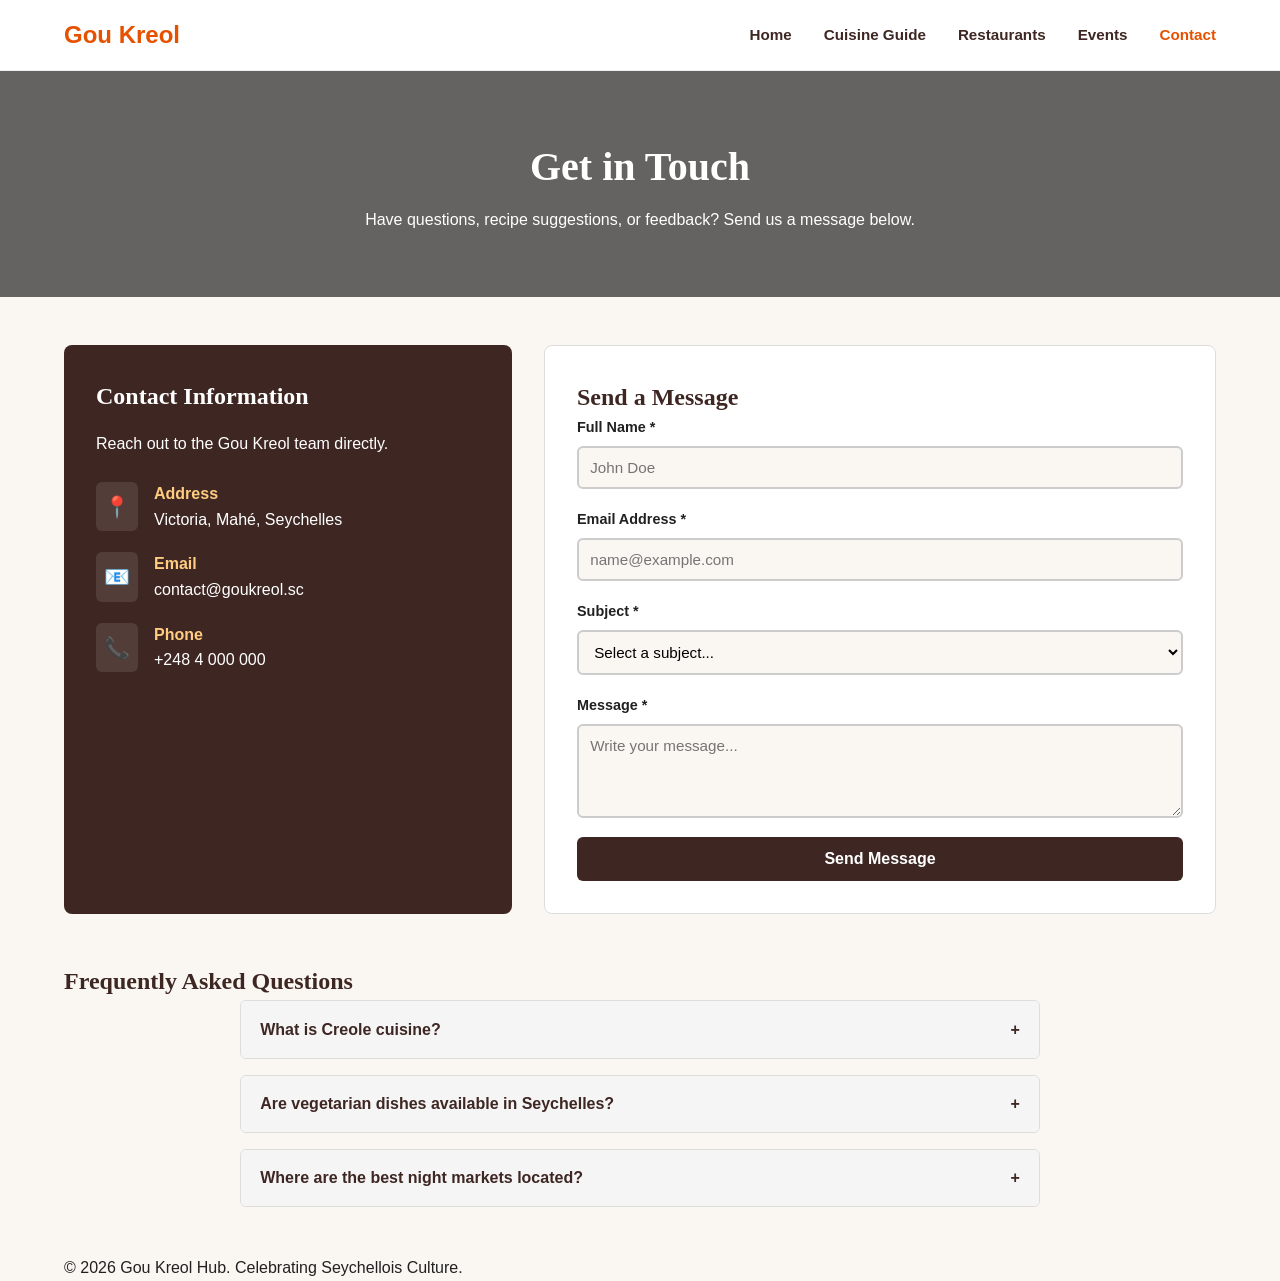
<file: contact.html>
<!DOCTYPE html>
<html lang="en">
<head>
  <meta charset="UTF-8">
  <meta name="viewport" content="width=device-width, initial-scale=1.0">
  <title>Contact Us | Gou Kreol Hub</title>
  <link rel="stylesheet" href="./css/main.css">
  <link rel="stylesheet" href="./css/contact.css">
</head>
<body>

  <!-- NAVBAR -->
  <header class="navbar">
    <div class="container nav-container">
      <a href="index.html" class="logo">Gou Kreol</a>
      <ul class="nav-menu">
        <li><a href="index.html" class="nav-link">Home</a></li>
        <li><a href="menu.html" class="nav-link">Cuisine Guide</a></li>
        <li><a href="locations.html" class="nav-link">Restaurants</a></li>
        <li><a href="events.html" class="nav-link">Events</a></li>
        <li><a href="contact.html" class="nav-link active">Contact</a></li>
      </ul>
      <div class="hamburger">
        <span class="bar"></span>
        <span class="bar"></span>
        <span class="bar"></span>
      </div>
    </div>
  </header>

  <!-- PAGE HEADER -->
  <section class="page-header">
    <div class="container">
      <h1 style="color: white;">Get in Touch</h1>
      <p>Have questions, recipe suggestions, or feedback? Send us a message below.</p>
    </div>
  </section>

  <!-- CONTACT & FAQ SECTION -->
  <main class="container">
    <div class="contact-wrapper">
      
      <!-- CONTACT INFO -->
      <div class="contact-info">
        <h2>Contact Information</h2>
        <p>Reach out to the Gou Kreol team directly.</p>
        
        <div class="info-list">

          <div class="info-item">
            <span class="icon">📍</span>
            <div>
              <strong>Address</strong>
              <p>Victoria, Mahé, Seychelles</p>
            </div>
          </div>

          <div class="info-item">
            <span class="icon">📧</span>
            <div>
              <strong>Email</strong>
              <p>contact@goukreol.sc</p>
            </div>
          </div>

          <div class="info-item">
            <span class="icon">📞</span>
            <div>
              <strong>Phone</strong>
              <p>+248 4 000 000</p>
            </div>
          </div>

        </div>
      </div>

      <!-- FORM CARD -->
      <div class="contact-form-card">
        <h2>Send a Message</h2>
        <div id="form-alert" class="alert-box"></div>

        <form id="contactForm" novalidate>

          <div class="form-group">
            <label for="fullName">Full Name *</label>
            <input type="text" id="fullName" class="form-control" placeholder="John Doe">
            <span class="error-msg">Please enter your name.</span>
          </div>

          <div class="form-group">
            <label for="email">Email Address *</label>
            <input type="email" id="email" class="form-control" placeholder="name@example.com">
            <span class="error-msg">Please enter a valid email.</span>
          </div>

          <div class="form-group">
            <label for="subject">Subject *</label>
            <select id="subject" class="form-control">
              <option value="">Select a subject...</option>
              <option value="general">General Inquiry</option>
              <option value="recipe">Submit a Recipe</option>
              <option value="feedback">Feedback</option>
            </select>
            <span class="error-msg">Please select a subject.</span>
          </div>

          <div class="form-group">
            <label for="message">Message *</label>
            <textarea id="message" rows="4" class="form-control" placeholder="Write your message..."></textarea>
            <span class="error-msg">Message must be at least 10 characters.</span>
          </div>

          <button type="submit" class="btn-submit">Send Message</button>
        </form>
      </div>

    </div>

    <!-- FAQ ACCORDION -->
    <section class="faq-section">
      <h2 class="section-title">Frequently Asked Questions</h2>
      
      <div class="faq-accordion">
        
        <div class="faq-item">
          <button class="faq-question">What is Creole cuisine? <span class="faq-icon">+</span></button>
          <div class="faq-answer">
            <p>Creole cuisine combines African, French, Indian, and Asian influences using coconut milk, fresh fish, and fragrant spices like turmeric and ginger.</p>
          </div>
        </div>

        <div class="faq-item">
          <button class="faq-question">Are vegetarian dishes available in Seychelles? <span class="faq-icon">+</span></button>
          <div class="faq-answer">
            <p>Yes! Vegetable curries, fried breadfruit, lentils, and papaya salads are popular vegetarian-friendly options.</p>
          </div>
        </div>

        <div class="faq-item">
          <button class="faq-question">Where are the best night markets located? <span class="faq-icon">+</span></button>
          <div class="faq-answer">
            <p>The Bazar Labrin night market at Beau Vallon Beach every Wednesday is the most famous spot for food and local music.</p>
          </div>
        </div>

      </div>
    </section>
  </main>

  <!-- FOOTER -->
  <footer>
    <div class="container">
      <p>&copy; 2026 Gou Kreol Hub. Celebrating Seychellois Culture.</p>
    </div>
  </footer>

  <script src="https://code.jquery.com/jquery-3.7.1.min.js"></script>
  <script src="./js/main.js"></script>
  <script src="./js/contact.js"></script>
</body>
</html>
</file>
<file: css/main.css>
/* GLOBAL STYLES & RESET */
* {
  margin: 0;
  padding: 0;
  box-sizing: border-box;
  font-family: 'Segoe UI', Tahoma, Geneva, Verdana, sans-serif;
}

body {
  background-color: #faf7f2;
  color: #212121;
  line-height: 1.6;
}

h1, h2, h3 {
  font-family: Georgia, serif;
  color: #3e2723;
}

a {
  text-decoration: none;
  color: inherit;
}

/* CONTAINER */
.container {
  width: 90%;
  max-width: 1200px;
  margin: 0 auto;
}

/* NAVIGATION BAR */
.navbar {
  background-color: #ffffff;
  position: sticky;
  top: 0;
  z-index: 1000;
  padding: 1rem 0;
  border-bottom: 1px solid #eeeeee;
  transition: box-shadow 0.3s ease;
}

.navbar.scrolled {
  box-shadow: 0 4px 12px rgba(0, 0, 0, 0.15);
}

.nav-container {
  display: flex;
  justify-content: space-between;
  align-items: center;
}

.logo {
  font-size: 1.5rem;
  font-weight: bold;
  color: #e65100;
}

.nav-menu {
  display: flex;
  list-style: none;
  gap: 2rem;
}

.nav-link {
  font-weight: bold;
  font-size: 0.95rem;
  color: #3e2723;
}

.nav-link:hover, 
.nav-link.active {
  color: #e65100;
}

/* HAMBURGER MENU */
.hamburger {
  display: none;
  flex-direction: column;
  cursor: pointer;
  gap: 5px;
}

.bar {
  width: 25px;
  height: 3px;
  background-color: #3e2723;
}

/* HERO SECTION */
.hero {
  background: linear-gradient(rgba(0, 0, 0, 0.55), rgba(0, 0, 0, 0.55)), 
              url('https://images.unsplash.com/photo-1544025162-d76694265947?auto=format&fit=crop&w=1600&q=80') center/cover no-repeat;
  height: 65vh;
  display: flex;
  align-items: center;
  text-align: center;
  color: #ffffff;
}

.hero h1 {
  color: #ffffff;
  font-size: 2.8rem;
  margin-bottom: 1rem;
}

.hero p {
  font-size: 1.2rem;
  margin-bottom: 1.5rem;
  max-width: 650px;
  margin-left: auto;
  margin-right: auto;
}

.btn-primary {
  display: inline-block;
  background-color: #e65100;
  color: #ffffff;
  padding: 0.8rem 1.8rem;
  border-radius: 5px;
  font-weight: bold;
  transition: background-color 0.3s ease;
}

.btn-primary:hover {
  background-color: #bf360c;
}

.btn-secondary {
  display: inline-block;
  background-color: transparent;
  color: #ffffff;
  border: 2px solid #ffffff;
  padding: 0.75rem 1.8rem;
  border-radius: 5px;
  font-weight: bold;
  transition: all 0.3s ease;
}

.btn-secondary:hover {
  background-color: #ffffff;
  color: #3e2723;
}

/* LANDING SECTIONS & HEADERS */
.landing-section {
  margin: 3.5rem 0;
}

.section-header-block {
  display: flex;
  justify-content: space-between;
  align-items: flex-end;
  margin-bottom: 1.5rem;
  padding-bottom: 0.5rem;
  border-bottom: 2px solid #e0e0e0;
}

.section-title.left-align {
  text-align: left;
  font-size: 1.8rem;
  margin: 0;
}

.section-title a {
  color: #3e2723;
  transition: color 0.2s ease;
}

.section-title a:hover {
  color: #e65100;
}

.section-subtitle a {
  font-size: 0.95rem;
  color: #666666;
  transition: color 0.2s ease;
}

.section-subtitle a:hover {
  color: #e65100;
}

.see-more-btn {
  font-weight: bold;
  color: #e65100;
  white-space: nowrap;
  font-size: 0.95rem;
  transition: transform 0.2s ease;
}

.see-more-btn:hover {
  color: #bf360c;
  transform: translateX(4px);
}

/* CARDS GRID */
.card-grid {
  display: grid;
  grid-template-columns: repeat(auto-fit, minmax(280px, 1fr));
  gap: 1.5rem;
}

.card {
  background: #ffffff;
  border-radius: 8px;
  overflow: hidden;
  border: 1px solid #e0e0e0;
  box-shadow: 0 4px 6px rgba(0,0,0,0.05);
  transition: transform 0.3s ease;
}

.card:hover {
  transform: translateY(-4px);
}

.card img {
  width: 100%;
  height: 190px;
  object-fit: cover;
}

.card-body {
  padding: 1.2rem;
}

.tag {
  display: inline-block;
  background-color: #ffe0b2;
  color: #e65100;
  padding: 0.2rem 0.6rem;
  font-size: 0.8rem;
  border-radius: 4px;
  font-weight: bold;
  margin-bottom: 0.5rem;
}

.card h3 {
  font-size: 1.15rem;
  margin-bottom: 0.5rem;
}

.card p {
  font-size: 0.9rem;
  color: #666666;
  line-height: 1.4;
}

/* EXPLORATION BANNER (ABOVE FOOTER) - NEW STUNNING LOOK */
.explore-banner {
  background: linear-gradient(135deg, #0288d1 0%, #1565c0 50%, #3e2723 100%);
  position: relative;
  padding: 4.5rem 0;
  margin-top: 5rem;
  overflow: hidden;
  box-shadow: 0 -10px 25px rgba(0, 0, 0, 0.15);
  border-top: 4px solid #ff9800;
}

.explore-banner::before {
  content: '';
  position: absolute;
  top: -50%;
  right: -10%;
  width: 400px;
  height: 400px;
  background: radial-gradient(circle, rgba(255, 152, 0, 0.25) 0%, rgba(0, 0, 0, 0) 70%);
  border-radius: 50%;
  pointer-events: none;
}

.explore-content {
  position: relative;
  z-index: 2;
  display: flex;
  justify-content: space-between;
  align-items: center;
  gap: 2rem;
  flex-wrap: wrap;
}

.explore-text {
  max-width: 650px;
}

.explore-badge {
  display: inline-block;
  background: rgba(255, 255, 255, 0.15);
  backdrop-filter: blur(8px);
  -webkit-backdrop-filter: blur(8px);
  color: #ffe0b2;
  border: 1px solid rgba(255, 255, 255, 0.3);
  font-size: 0.8rem;
  font-weight: 700;
  padding: 0.35rem 1rem;
  border-radius: 20px;
  text-transform: uppercase;
  letter-spacing: 1px;
  margin-bottom: 0.5rem;
}

.explore-text h2 {
  color: #ffffff;
  font-size: 2.3rem;
  margin: 0.6rem 0;
  text-shadow: 0 2px 8px rgba(0, 0, 0, 0.3);
}

.explore-text p {
  color: #e0f7fa;
  font-size: 1.1rem;
  line-height: 1.6;
  text-shadow: 0 1px 4px rgba(0, 0, 0, 0.2);
}

.explore-buttons {
  display: flex;
  gap: 1rem;
  flex-wrap: wrap;
  align-items: center;
}

.explore-buttons .btn-primary {
  background-color: #ff6f00;
  color: #ffffff;
  box-shadow: 0 4px 15px rgba(255, 111, 0, 0.4);
  border: none;
  transition: all 0.3s ease;
}

.explore-buttons .btn-primary:hover {
  background-color: #e65100;
  transform: translateY(-2px);
  box-shadow: 0 6px 20px rgba(255, 111, 0, 0.6);
}

.explore-buttons .btn-secondary {
  background: rgba(255, 255, 255, 0.1);
  color: #ffffff;
  border: 2px solid rgba(255, 255, 255, 0.8);
  backdrop-filter: blur(4px);
  transition: all 0.3s ease;
}

.explore-buttons .btn-secondary:hover {
  background-color: #ffffff;
  color: #0288d1;
  border-color: #ffffff;
  transform: translateY(-2px);
}

/* FOOTER */
.site-footer {
  background-color: #321f1d;
  color: #f7f3ed;
  padding-top: 40px;
}

.footer-container {
  max-width: 1200px;
  margin: 0 auto;
  padding: 0 20px 30px 20px;
  display: flex;
  flex-wrap: wrap;
  justify-content: space-between;
  gap: 30px;
}

.footer-col {
  flex: 1;
  min-width: 250px;
}

.footer-col h3 {
  font-size: 1.4rem;
  margin-bottom: 15px;
  color: #ffffff;
}

.footer-col h4 {
  font-size: 1.1rem;
  margin-bottom: 15px;
  color: #ffffff;
  border-bottom: 2px solid #523835;
  padding-bottom: 5px;
  display: inline-block;
}

.footer-col p {
  line-height: 1.6;
  font-size: 0.95rem;
  color: #d1c5b8;
}

.footer-col ul {
  list-style: none;
}

.footer-col ul li {
  margin-bottom: 10px;
}

.footer-col ul li a {
  color: #d1c5b8;
  text-decoration: none;
  transition: color 0.3s ease;
  font-size: 0.95rem;
}

.footer-col ul li a:hover {
  color: #25d366;
}

.contact-info li {
  display: flex;
  align-items: center;
  gap: 10px;
  color: #d1c5b8;
  font-size: 0.95rem;
}

.contact-info i {
  color: #d1c5b8;
  width: 16px;
}

.social-icons {
  display: flex;
  gap: 12px;
  margin-top: 20px;
}

.social-btn {
  display: inline-flex;
  align-items: center;
  justify-content: center;
  width: 40px;
  height: 40px;
  background-color: #442d2a;
  color: #ffffff;
  border-radius: 50%;
  text-decoration: none;
  font-size: 1.2rem;
  transition: all 0.3s ease;
}

.social-btn.whatsapp:hover { background-color: #25d366; transform: translateY(-3px); }
.social-btn.instagram:hover { background-color: #e1306c; transform: translateY(-3px); }
.social-btn.facebook:hover { background-color: #1877f2; transform: translateY(-3px); }

.footer-bottom {
  border-top: 1px solid #442d2a;
  text-align: center;
  padding: 18px 20px;
}

.footer-bottom p {
  font-size: 0.9rem;
  color: #e6ded6;
}

/* RESPONSIVE DESIGN */
@media (max-width: 768px) {
  .hamburger {
    display: flex;
  }

  .nav-menu {
    position: absolute;
    top: 100%;
    left: 0;
    width: 100%;
    background-color: #ffffff;
    flex-direction: column;
    text-align: center;
    padding: 1.5rem 0;
    gap: 1.5rem;
    display: none;
    border-bottom: 2px solid #e65100;
  }

  .section-header-block {
    flex-direction: column;
    align-items: flex-start;
    gap: 0.8rem;
  }

  .hero h1 {
    font-size: 2rem;
  }

  .explore-content {
    flex-direction: column;
    text-align: center;
  }

  .explore-buttons {
    justify-content: center;
  }
}
</file>
<file: css/contact.css>
/* CONTACT PAGE STYLES */

.page-header {
  background: linear-gradient(rgba(0,0,0,0.6), rgba(0,0,0,0.6)), 
              url('https://images.unsplash.com/photo-1544025162-d76694265947?auto=format&fit=crop&w=1600&q=80') center/cover no-repeat;
  padding: 4rem 1rem;
  text-align: center;
  color: #ffffff;
}

.page-header h1 {
  font-size: 2.5rem;
  margin-bottom: 0.5rem;
}

.contact-wrapper {
  display: grid;
  grid-template-columns: 1fr 1.5fr;
  gap: 2rem;
  margin: 3rem 0;
}

.contact-info {
  background-color: #3e2723;
  color: #ffffff;
  padding: 2rem;
  border-radius: 8px;
}

.contact-info h2 {
  color: #ffffff;
  margin-bottom: 1rem;
}

.info-list {
  margin-top: 1.5rem;
  display: flex;
  flex-direction: column;
  gap: 1.2rem;
}

.info-item {
  display: flex;
  align-items: center;
  gap: 1rem;
}

.info-item .icon {
  font-size: 1.3rem;
  background-color: rgba(255, 255, 255, 0.1);
  padding: 0.5rem;
  border-radius: 6px;
}

.info-item strong {
  display: block;
  color: #ffcc80;
}

.contact-form-card {
  background-color: #ffffff;
  padding: 2rem;
  border-radius: 8px;
  border: 1px solid #dddddd;
}

.form-group {
  margin-bottom: 1.2rem;
  display: flex;
  flex-direction: column;
}

.form-group label {
  font-weight: bold;
  font-size: 0.9rem;
  margin-bottom: 0.4rem;
}

.form-control {
  padding: 0.7rem;
  border: 2px solid #cccccc;
  border-radius: 6px;
  font-family: Arial, Helvetica, sans-serif;
  font-size: 0.95rem;
  background-color: #faf7f2;
}

.form-control:focus {
  border-color: #e65100;
  background-color: #ffffff;
  outline: none;
}

.form-group.error .form-control {
  border-color: #d32f2f;
  background-color: #ffebee;
}

.error-msg {
  display: none;
  color: #d32f2f;
  font-size: 0.8rem;
  margin-top: 0.3rem;
}

.form-group.error .error-msg {
  display: block;
}

.btn-submit {
  width: 100%;
  padding: 0.8rem;
  background-color: #3e2723;
  color: #ffffff;
  border: none;
  border-radius: 6px;
  font-size: 1rem;
  font-weight: bold;
  cursor: pointer;
}

.btn-submit:hover {
  background-color: #e65100;
}

.alert-box {
  display: none;
  padding: 1rem;
  border-radius: 6px;
  margin-bottom: 1rem;
  background-color: #e8f5e9;
  color: #2e7d32;
  border: 1px solid #a5d6a7;
}

/* FAQ ACCORDION STYLES */
.faq-section {
  margin: 3rem 0;
}

.faq-accordion {
  max-width: 800px;
  margin: 0 auto;
}

.faq-item {
  border: 1px solid #dddddd;
  border-radius: 6px;
  margin-bottom: 1rem;
  overflow: hidden;
  background-color: #ffffff;
}

.faq-question {
  width: 100%;
  padding: 1.2rem;
  text-align: left;
  background-color: #f5f5f5;
  border: none;
  font-size: 1rem;
  font-weight: bold;
  color: #3e2723;
  cursor: pointer;
  display: flex;
  justify-content: space-between;
  align-items: center;
}

.faq-question:hover {
  background-color: #eeeeee;
}

.faq-answer {
  display: none;
  padding: 1.2rem;
  border-top: 1px solid #dddddd;
  color: #555555;
  line-height: 1.5;
}

@media (max-width: 768px) {
  .contact-wrapper {
    grid-template-columns: 1fr;
  }
}
</file>
